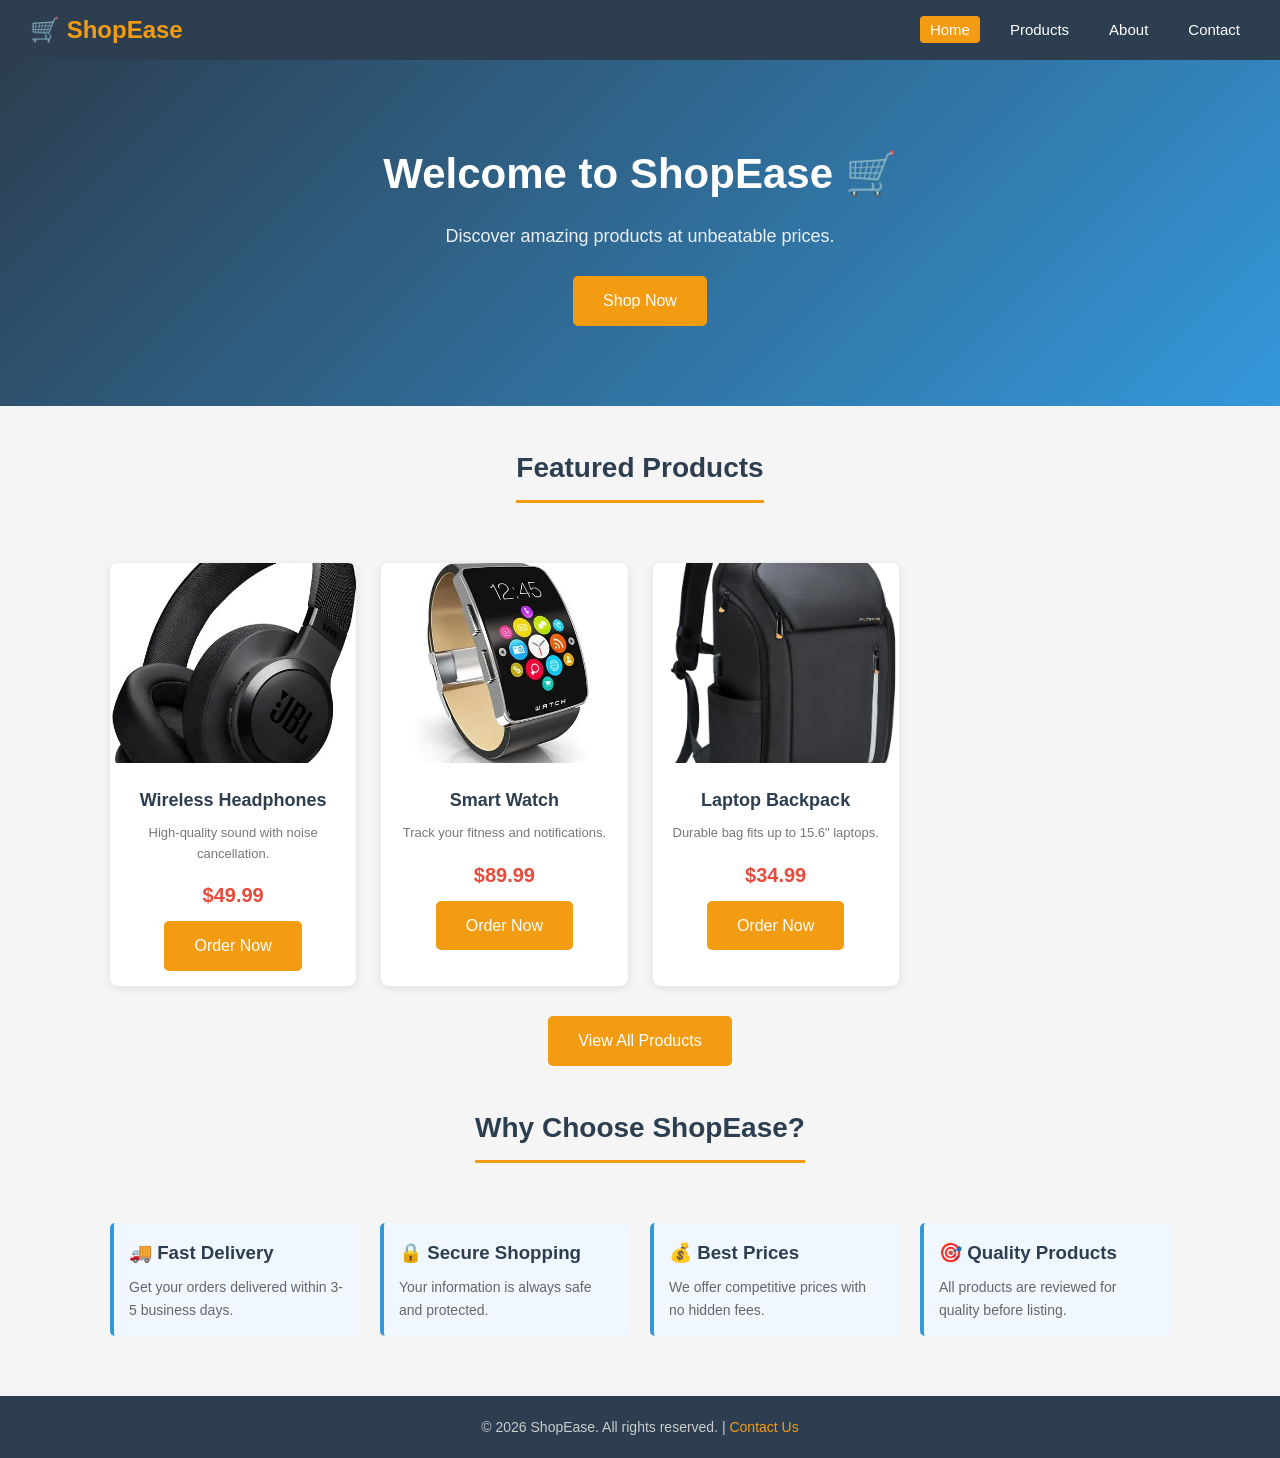
<file: index.html>
<!DOCTYPE html>
<html lang="en">
<head>
    <meta charset="UTF-8">
    <meta name="viewport" content="width=device-width, initial-scale=1.0">
    <title>ShopEase - Home</title>
    <link rel="stylesheet" href="css/style.css">
</head>
<body>

<nav>
    <a href="index.html" class="logo">🛒 ShopEase</a>
    <ul>
        <li><a href="index.html" class="active">Home</a></li>
        <li><a href="products.html">Products</a></li>
        <li><a href="about.html">About</a></li>
        <li><a href="contact.html">Contact</a></li>
    </ul>
</nav>

<section class="hero">
    <h1>Welcome to ShopEase 🛒</h1>
    <p>Discover amazing products at unbeatable prices.</p>
    <a href="products.html" class="btn">Shop Now</a>
</section>

<div class="container">
    <div class="section-title-wrapper">
        <h2 class="section-title">Featured Products</h2>
    </div>
    <div class="products-grid">

        <div class="product-card">
            <img src="images/headphones.webp" alt="Wireless Headphones">
            <div class="card-body">
                <h3>Wireless Headphones</h3>
                <p class="description">High-quality sound with noise cancellation.</p>
                <p class="price">$49.99</p>
                <a href="order.html?id=1&name=Wireless+Headphones&price=49.99" class="btn">Order Now</a>
            </div>
        </div>

        <div class="product-card">
            <img src="images/smartwatch.webp" alt="Smart Watch">
            <div class="card-body">
                <h3>Smart Watch</h3>
                <p class="description">Track your fitness and notifications.</p>
                <p class="price">$89.99</p>
                <a href="order.html?id=2&name=Smart+Watch&price=89.99" class="btn">Order Now</a>
            </div>
        </div>

        <div class="product-card">
            <img src="images/backpack.jpg" alt="Laptop Backpack">
            <div class="card-body">
                <h3>Laptop Backpack</h3>
                <p class="description">Durable bag fits up to 15.6" laptops.</p>
                <p class="price">$34.99</p>
                <a href="order.html?id=3&name=Laptop+Backpack&price=34.99" class="btn">Order Now</a>
            </div>
        </div>

    </div>
    <div style="text-align:center; margin-top:30px;">
        <a href="products.html" class="btn">View All Products</a>
    </div>
</div>

<div class="container">
    <div class="section-title-wrapper">
        <h2 class="section-title">Why Choose ShopEase?</h2>
    </div>
    <div class="about-values">
        <div class="value-card"><h3>🚚 Fast Delivery</h3><p>Get your orders delivered within 3-5 business days.</p></div>
        <div class="value-card"><h3>🔒 Secure Shopping</h3><p>Your information is always safe and protected.</p></div>
        <div class="value-card"><h3>💰 Best Prices</h3><p>We offer competitive prices with no hidden fees.</p></div>
        <div class="value-card"><h3>🎯 Quality Products</h3><p>All products are reviewed for quality before listing.</p></div>
    </div>
</div>

<footer>
    <p>&copy; 2026 ShopEase. All rights reserved. | <a href="contact.html">Contact Us</a></p>
</footer>

</body>
</html>
</file>
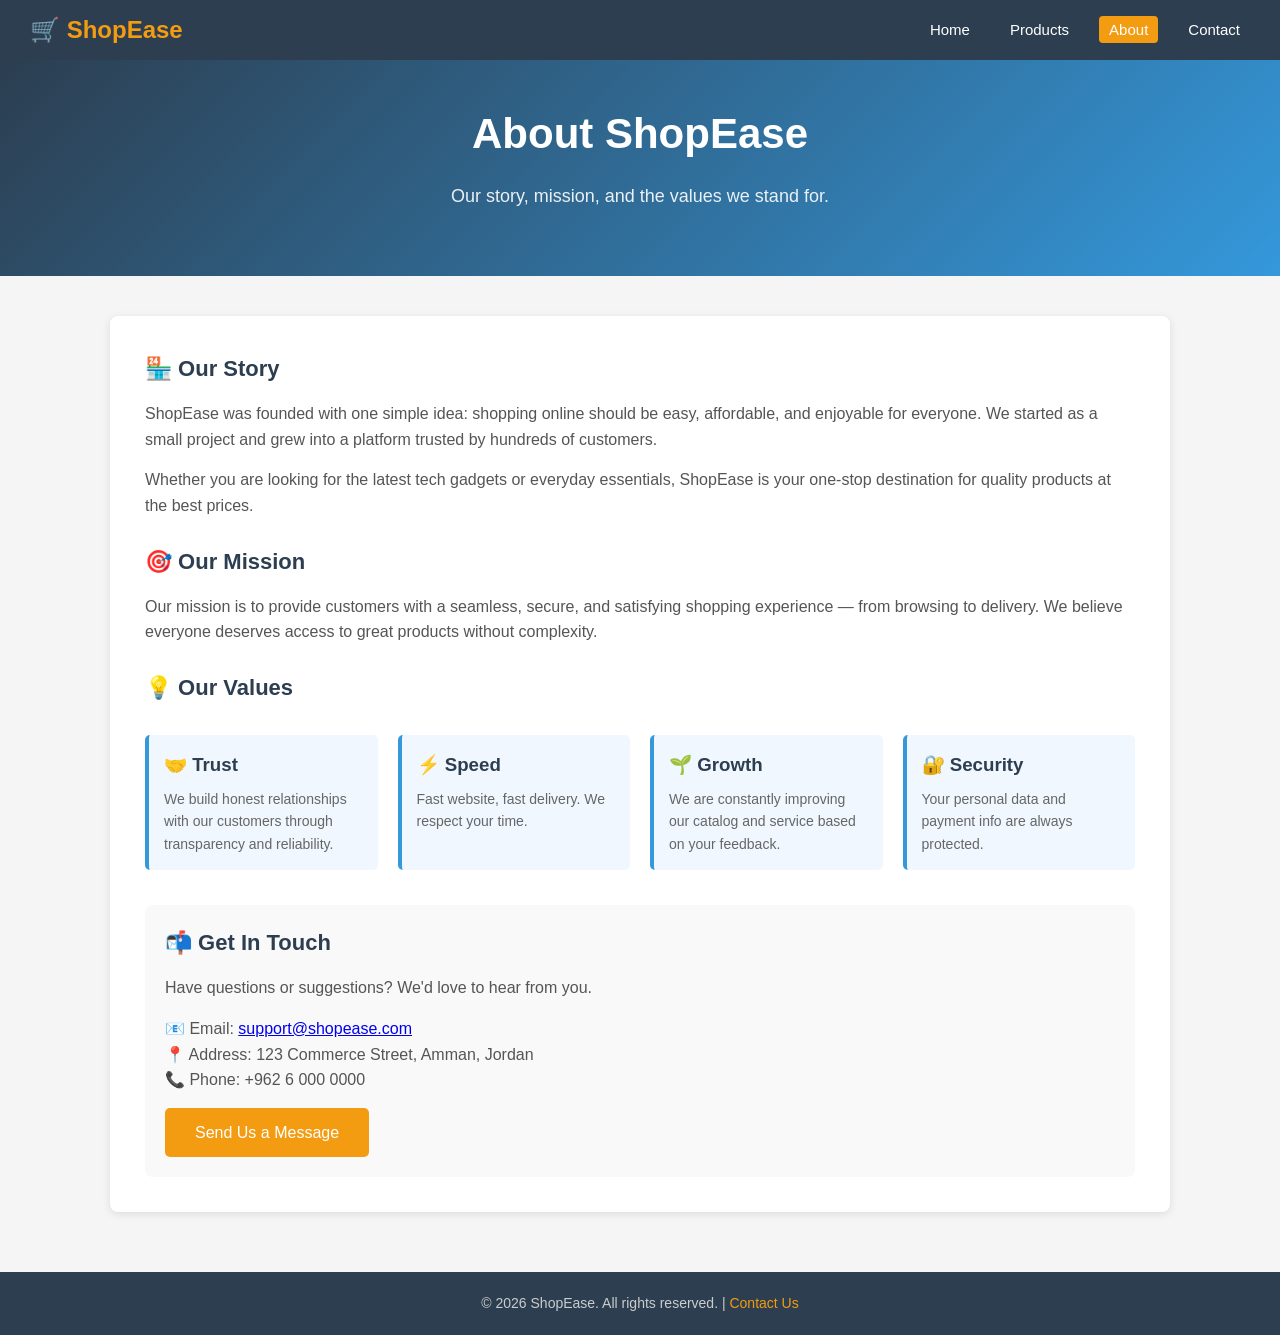
<file: about.html>
<!DOCTYPE html>
<html lang="en">
<head>
    <meta charset="UTF-8">
    <meta name="viewport" content="width=device-width, initial-scale=1.0">
    <title>ShopEase - About Us</title>
    <link rel="stylesheet" href="css/style.css">
</head>
<body>

<nav>
    <a href="index.html" class="logo">🛒 ShopEase</a>
    <ul>
        <li><a href="index.html">Home</a></li>
        <li><a href="products.html">Products</a></li>
        <li><a href="about.html" class="active">About</a></li>
        <li><a href="contact.html">Contact</a></li>
    </ul>
</nav>

<div class="hero" style="padding: 40px 20px;">
    <h1>About ShopEase</h1>
    <p>Our story, mission, and the values we stand for.</p>
</div>

<div class="container">
    <div class="about-content">

        <h2>🏪 Our Story</h2>
        <p>ShopEase was founded with one simple idea: shopping online should be easy, affordable, and enjoyable for everyone. We started as a small project and grew into a platform trusted by hundreds of customers.</p>
        <p>Whether you are looking for the latest tech gadgets or everyday essentials, ShopEase is your one-stop destination for quality products at the best prices.</p>

        <h2 style="margin-top:25px;">🎯 Our Mission</h2>
        <p>Our mission is to provide customers with a seamless, secure, and satisfying shopping experience — from browsing to delivery. We believe everyone deserves access to great products without complexity.</p>

        <h2 style="margin-top:25px;">💡 Our Values</h2>
        <div class="about-values">
            <div class="value-card"><h3>🤝 Trust</h3><p>We build honest relationships with our customers through transparency and reliability.</p></div>
            <div class="value-card"><h3>⚡ Speed</h3><p>Fast website, fast delivery. We respect your time.</p></div>
            <div class="value-card"><h3>🌱 Growth</h3><p>We are constantly improving our catalog and service based on your feedback.</p></div>
            <div class="value-card"><h3>🔐 Security</h3><p>Your personal data and payment info are always protected.</p></div>
        </div>

        <div style="margin-top:35px;padding:20px;background:#f9f9f9;border-radius:8px;">
            <h2>📬 Get In Touch</h2>
            <p style="margin-top:10px;">Have questions or suggestions? We'd love to hear from you.</p>
            <p style="margin-top:10px;">
                📧 Email: <a href="mailto:support@shopease.com">support@shopease.com</a><br>
                📍 Address: 123 Commerce Street, Amman, Jordan<br>
                📞 Phone: +962 6 000 0000
            </p>
            <div style="margin-top:15px;">
                <a href="contact.html" class="btn">Send Us a Message</a>
            </div>
        </div>

    </div>
</div>

<footer>
    <p>&copy; 2026 ShopEase. All rights reserved. | <a href="contact.html">Contact Us</a></p>
</footer>

</body>
</html>
</file>
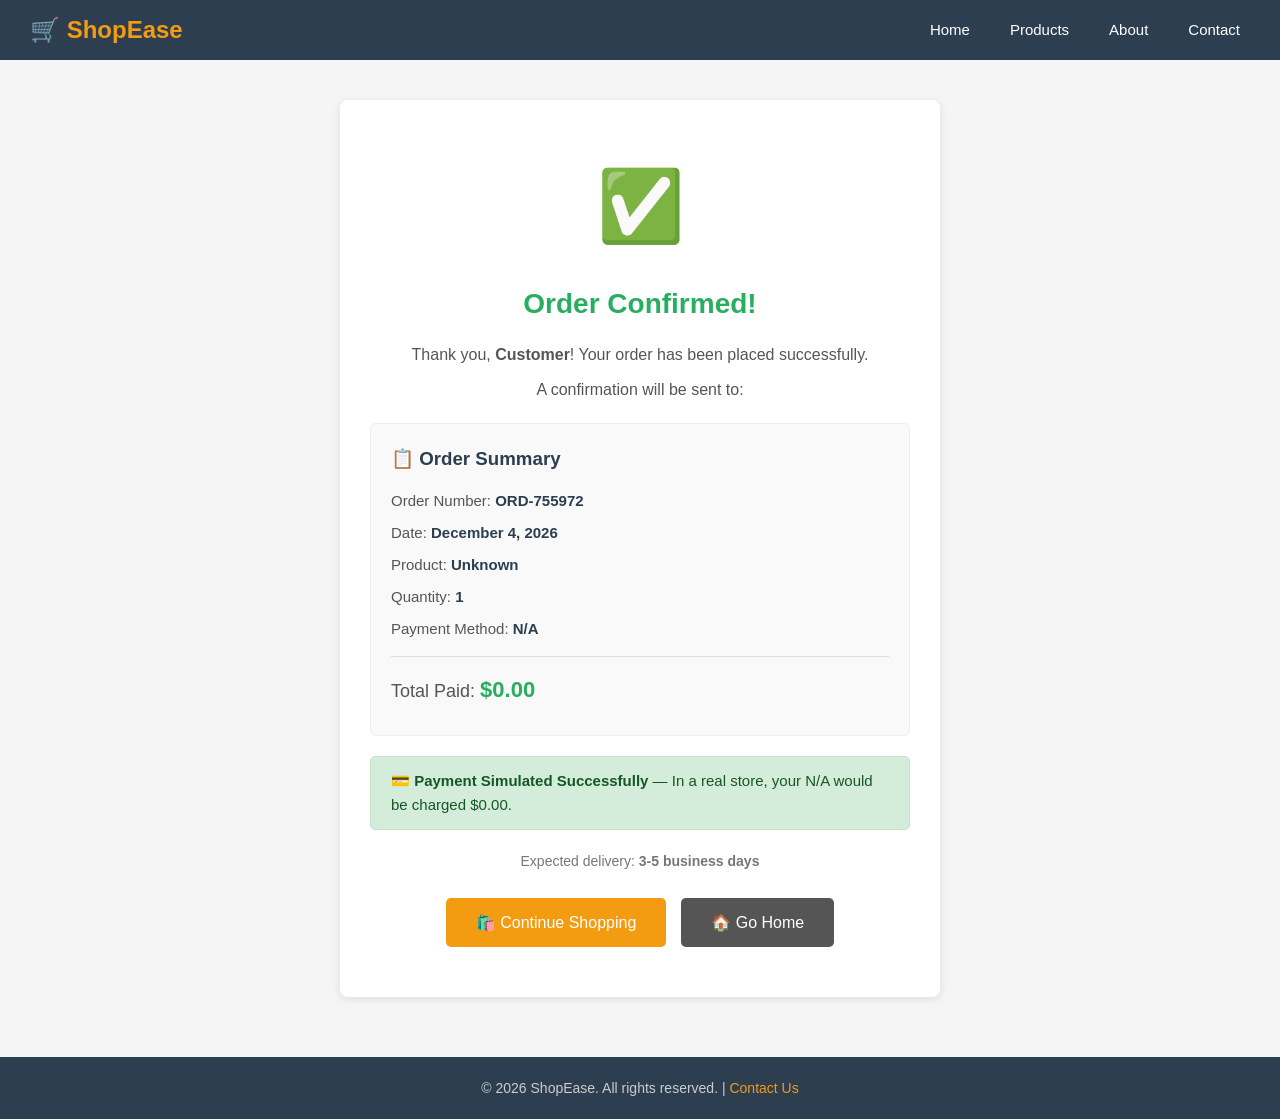
<file: confirmation.html>
<!DOCTYPE html>
<html lang="en">
<head>
    <meta charset="UTF-8">
    <meta name="viewport" content="width=device-width, initial-scale=1.0">
    <title>ShopEase - Order Confirmed</title>
    <link rel="stylesheet" href="css/style.css">
</head>
<body>

<nav>
    <a href="index.html" class="logo">🛒 ShopEase</a>
    <ul>
        <li><a href="index.html">Home</a></li>
        <li><a href="products.html">Products</a></li>
        <li><a href="about.html">About</a></li>
        <li><a href="contact.html">Contact</a></li>
    </ul>
</nav>

<div class="container" style="margin-top:40px;">
    <div class="confirmation-box">
        <div class="icon">✅</div>
        <h2>Order Confirmed!</h2>
        <p id="thank-you-msg"></p>
        <p id="email-msg"></p>

        <div class="order-summary">
            <h3 style="margin-bottom:15px;color:#2c3e50;">📋 Order Summary</h3>
            <p>Order Number: <span id="order-number"></span></p>
            <p>Date: <span id="order-date"></span></p>
            <p>Product: <span id="order-product"></span></p>
            <p>Quantity: <span id="order-qty"></span></p>
            <p>Payment Method: <span id="order-payment"></span></p>
            <hr style="margin:15px 0;border:none;border-top:1px solid #ddd;">
            <p style="font-size:18px;">Total Paid: <span id="order-total" style="color:#27ae60;font-size:22px;"></span></p>
        </div>

        <div class="alert alert-success" style="text-align:left;" id="payment-msg"></div>

        <p style="color:#777;font-size:14px;margin-top:10px;">Expected delivery: <strong>3-5 business days</strong></p>

        <div style="margin-top:25px;display:flex;gap:15px;justify-content:center;flex-wrap:wrap;">
            <a href="products.html" class="btn">🛍️ Continue Shopping</a>
            <a href="index.html" class="btn" style="background:#555;">🏠 Go Home</a>
        </div>
    </div>
</div>

<footer>
    <p>&copy; 2026 ShopEase. All rights reserved. | <a href="contact.html">Contact Us</a></p>
</footer>

<script>
    var params  = new URLSearchParams(window.location.search);
    var name    = params.get('name')    || 'Customer';
    var email   = params.get('email')   || '';
    var product = params.get('product') || 'Unknown';
    var qty     = params.get('qty')     || '1';
    var total   = params.get('total')   || '0.00';
    var payment = params.get('payment') || 'N/A';

    var orderNum  = 'ORD-' + String(Date.now()).slice(-6);
    var orderDate = new Date().toLocaleDateString('en-US', { year:'numeric', month:'long', day:'numeric' });

    document.getElementById('thank-you-msg').innerHTML  = 'Thank you, <strong>' + name + '</strong>! Your order has been placed successfully.';
    document.getElementById('email-msg').innerHTML      = 'A confirmation will be sent to: <strong>' + email + '</strong>';
    document.getElementById('order-number').textContent = orderNum;
    document.getElementById('order-date').textContent   = orderDate;
    document.getElementById('order-product').textContent = product;
    document.getElementById('order-qty').textContent    = qty;
    document.getElementById('order-payment').textContent = payment;
    document.getElementById('order-total').textContent  = '$' + total;
    document.getElementById('payment-msg').innerHTML    = '💳 <strong>Payment Simulated Successfully</strong> — In a real store, your ' + payment + ' would be charged $' + total + '.';
</script>

</body>
</html>
</file>
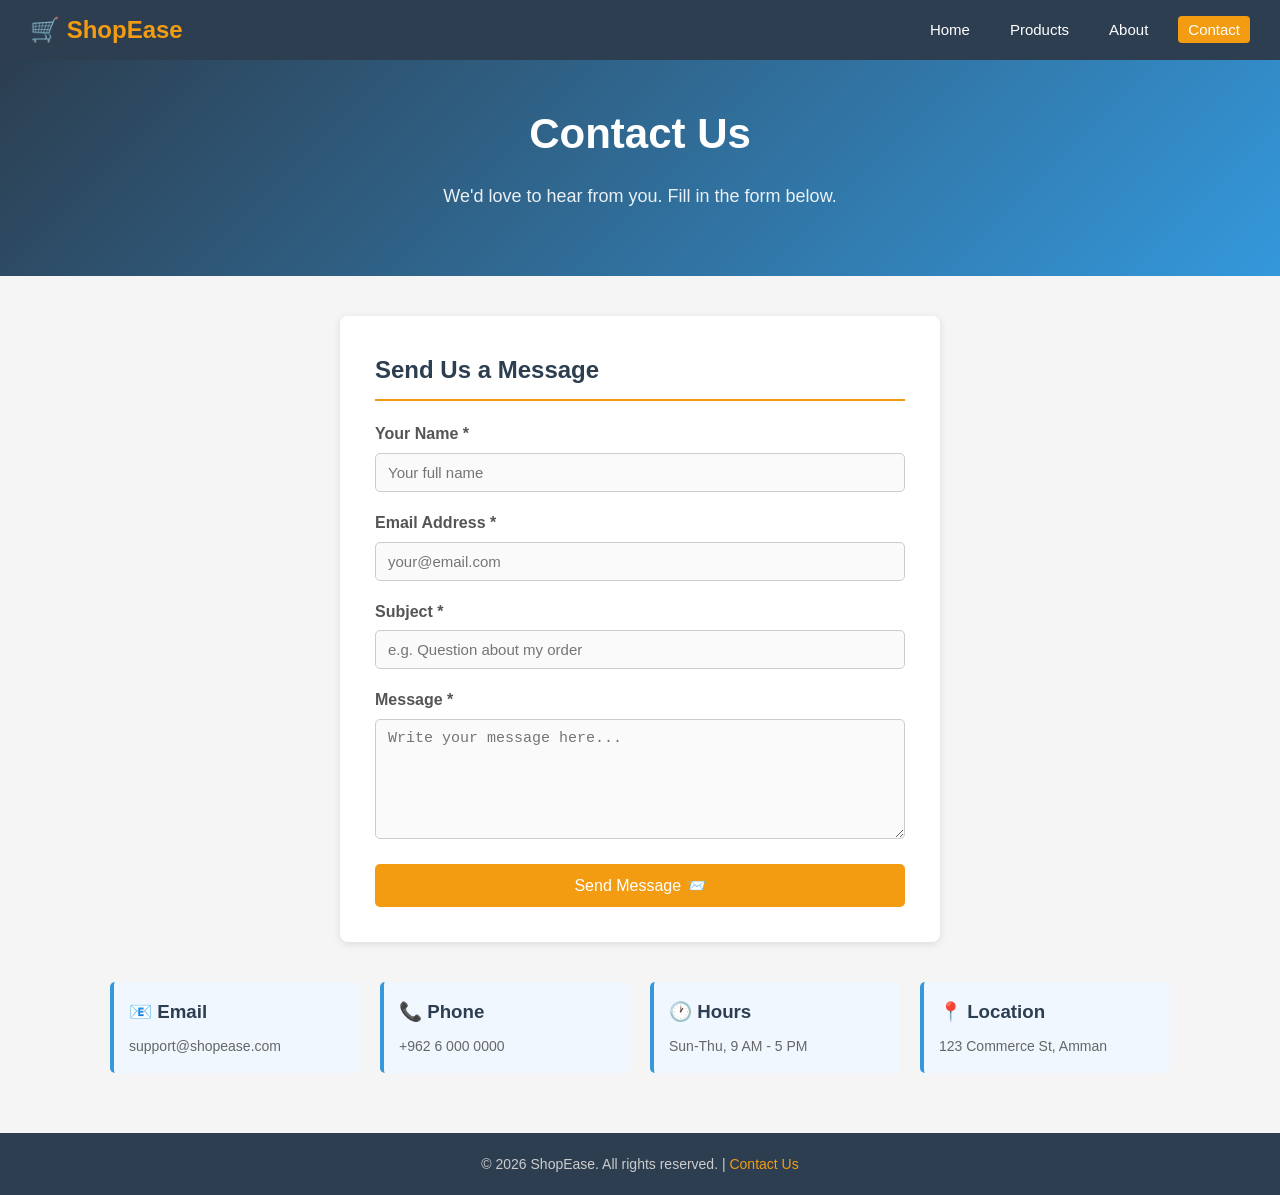
<file: contact.html>
<!DOCTYPE html>
<html lang="en">
<head>
    <meta charset="UTF-8">
    <meta name="viewport" content="width=device-width, initial-scale=1.0">
    <title>ShopEase - Contact Us</title>
    <link rel="stylesheet" href="css/style.css">
</head>
<body>

<nav>
    <a href="index.html" class="logo">🛒 ShopEase</a>
    <ul>
        <li><a href="index.html">Home</a></li>
        <li><a href="products.html">Products</a></li>
        <li><a href="about.html">About</a></li>
        <li><a href="contact.html" class="active">Contact</a></li>
    </ul>
</nav>

<div class="hero" style="padding: 40px 20px;">
    <h1>Contact Us</h1>
    <p>We'd love to hear from you. Fill in the form below.</p>
</div>

<div class="container">
    <div class="form-wrapper">

        <div id="success-box" class="alert alert-success" style="display:none;"></div>
        <div id="error-box" class="alert alert-error" style="display:none;"></div>

        <div id="form-section">
            <h2>Send Us a Message</h2>

            <div class="form-group">
                <label>Your Name *</label>
                <input type="text" id="fname" placeholder="Your full name">
            </div>

            <div class="form-group">
                <label>Email Address *</label>
                <input type="email" id="femail" placeholder="your@email.com">
            </div>

            <div class="form-group">
                <label>Subject *</label>
                <input type="text" id="subject" placeholder="e.g. Question about my order">
            </div>

            <div class="form-group">
                <label>Message *</label>
                <textarea id="message" placeholder="Write your message here..."></textarea>
            </div>

            <button class="btn" onclick="submitForm()">Send Message 📨</button>
        </div>

        <div id="after-submit" style="display:none;text-align:center;margin-top:20px;">
            <a href="contact.html" class="btn">Send Another Message</a>
            &nbsp;
            <a href="index.html" class="btn" style="background:#555;">Go Home</a>
        </div>

    </div>

    <div style="margin-top:40px;display:grid;grid-template-columns:repeat(auto-fill,minmax(200px,1fr));gap:20px;">
        <div class="value-card"><h3>📧 Email</h3><p>support@shopease.com</p></div>
        <div class="value-card"><h3>📞 Phone</h3><p>+962 6 000 0000</p></div>
        <div class="value-card"><h3>🕐 Hours</h3><p>Sun-Thu, 9 AM - 5 PM</p></div>
        <div class="value-card"><h3>📍 Location</h3><p>123 Commerce St, Amman</p></div>
    </div>
</div>

<footer>
    <p>&copy; 2026 ShopEase. All rights reserved. | <a href="contact.html">Contact Us</a></p>
</footer>

<script>
    function submitForm() {
        var fname   = document.getElementById('fname').value.trim();
        var femail  = document.getElementById('femail').value.trim();
        var subject = document.getElementById('subject').value.trim();
        var message = document.getElementById('message').value.trim();
        var errors  = [];

        if (fname === '')   errors.push('Your name is required.');
        if (femail === '')  errors.push('Your email is required.');
        if (subject === '') errors.push('Subject is required.');
        if (message === '') errors.push('Message cannot be empty.');
        if (message !== '' && message.length < 10) errors.push('Message must be at least 10 characters.');

        var emailPattern = /^[^\s@]+@[^\s@]+\.[^\s@]+$/;
        if (femail !== '' && !emailPattern.test(femail)) {
            errors.push('Please enter a valid email address.');
        }

        var errorBox   = document.getElementById('error-box');
        var successBox = document.getElementById('success-box');

        if (errors.length > 0) {
            successBox.style.display = 'none';
            errorBox.style.display = 'block';
            errorBox.innerHTML = '<strong>Please fix the following:</strong><ul style="margin-top:8px;padding-left:20px;">';
            for (var i = 0; i < errors.length; i++) {
                errorBox.innerHTML += '<li>' + errors[i] + '</li>';
            }
            errorBox.innerHTML += '</ul>';
            return;
        }

        errorBox.style.display = 'none';
        document.getElementById('form-section').style.display = 'none';
        document.getElementById('after-submit').style.display = 'block';
        successBox.style.display = 'block';
        successBox.innerHTML = '<strong>✅ Thank you, ' + fname + '!</strong><br>Your message has been received. We\'ll get back to you at <strong>' + femail + '</strong> within 24 hours.';
    }
</script>

</body>
</html>
</file>
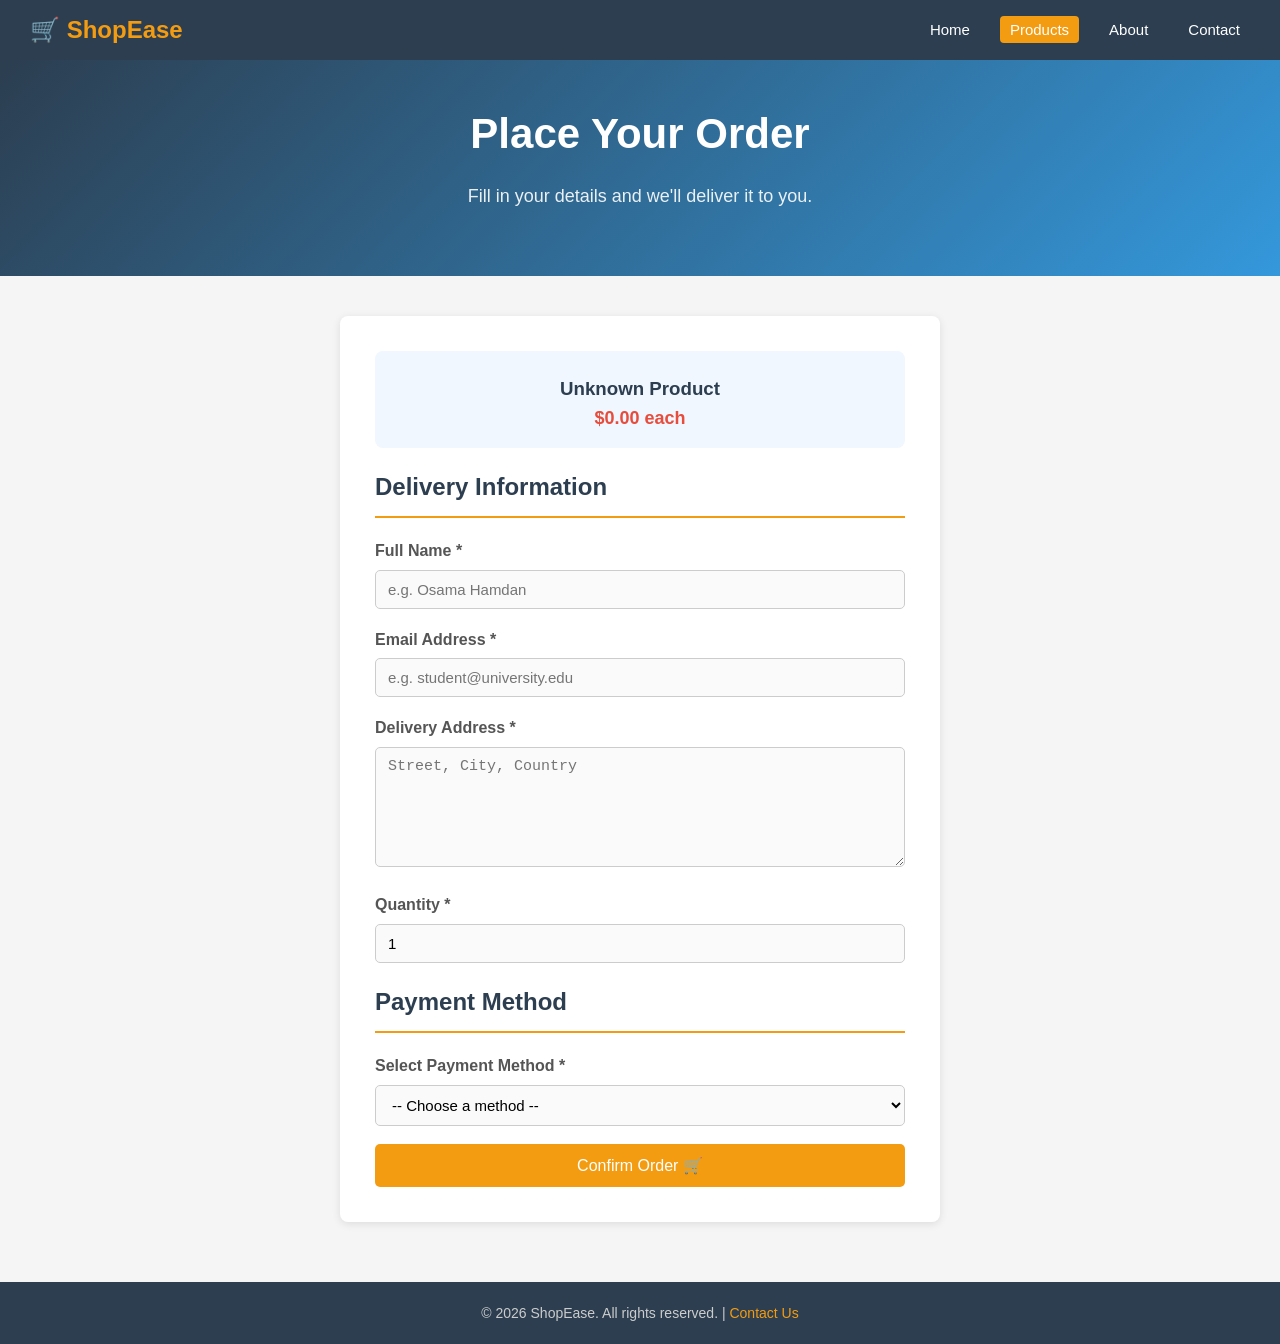
<file: order.html>
<!DOCTYPE html>
<html lang="en">
<head>
    <meta charset="UTF-8">
    <meta name="viewport" content="width=device-width, initial-scale=1.0">
    <title>ShopEase - Place Order</title>
    <link rel="stylesheet" href="css/style.css">
</head>
<body>

<nav>
    <a href="index.html" class="logo">🛒 ShopEase</a>
    <ul>
        <li><a href="index.html">Home</a></li>
        <li><a href="products.html" class="active">Products</a></li>
        <li><a href="about.html">About</a></li>
        <li><a href="contact.html">Contact</a></li>
    </ul>
</nav>

<div class="hero" style="padding: 40px 20px;">
    <h1>Place Your Order</h1>
    <p>Fill in your details and we'll deliver it to you.</p>
</div>

<div class="container">
    <div class="form-wrapper">

        <div id="product-info" style="text-align:center;margin-bottom:20px;padding:15px;background:#f0f7ff;border-radius:8px;">
        </div>

        <div id="error-box" class="alert alert-error" style="display:none;"></div>

        <form id="order-form">
            <h2>Delivery Information</h2>

            <div class="form-group">
                <label>Full Name *</label>
                <input type="text" id="name" placeholder="e.g. Osama Hamdan" required>
            </div>

            <div class="form-group">
                <label>Email Address *</label>
                <input type="email" id="email" placeholder="e.g. student@university.edu" required>
            </div>

            <div class="form-group">
                <label>Delivery Address *</label>
                <textarea id="address" placeholder="Street, City, Country" required></textarea>
            </div>

            <div class="form-group">
                <label>Quantity *</label>
                <input type="number" id="quantity" min="1" max="20" value="1" required>
            </div>

            <h2 style="margin-top:20px;">Payment Method</h2>

            <div class="form-group">
                <label>Select Payment Method *</label>
                <select id="payment" required>
                    <option value="">-- Choose a method --</option>
                    <option value="Credit Card">Credit Card</option>
                    <option value="PayPal">PayPal</option>
                    <option value="Cash on Delivery">Cash on Delivery</option>
                </select>
            </div>

            <button type="submit" class="btn">Confirm Order 🛒</button>
        </form>
    </div>
</div>

<footer>
    <p>&copy; 2026 ShopEase. All rights reserved. | <a href="contact.html">Contact Us</a></p>
</footer>

<script>
    var params = new URLSearchParams(window.location.search);
    var productName  = params.get('name')  || 'Unknown Product';
    var productPrice = parseFloat(params.get('price')) || 0;

    document.getElementById('product-info').innerHTML =
        '<h3 style="color:#2c3e50;margin-top:8px;">' + productName + '</h3>' +
        '<p style="color:#e74c3c;font-weight:bold;font-size:18px;">$' + productPrice.toFixed(2) + ' each</p>';

    document.getElementById('order-form').addEventListener('submit', function(e) {
        e.preventDefault();

        var name     = document.getElementById('name').value.trim();
        var email    = document.getElementById('email').value.trim();
        var address  = document.getElementById('address').value.trim();
        var qty      = parseInt(document.getElementById('quantity').value);
        var payment  = document.getElementById('payment').value;
        var errors   = [];

        if (name === '')    errors.push('Full name is required.');
        if (email === '')   errors.push('Email address is required.');
        if (address === '') errors.push('Delivery address is required.');
        if (qty < 1 || qty > 20) errors.push('Quantity must be between 1 and 20.');
        if (payment === '') errors.push('Please select a payment method.');

        var emailPattern = /^[^\s@]+@[^\s@]+\.[^\s@]+$/;
        if (email !== '' && !emailPattern.test(email)) {
            errors.push('Please enter a valid email address.');
        }

        var errorBox = document.getElementById('error-box');
        if (errors.length > 0) {
            errorBox.style.display = 'block';
            errorBox.innerHTML = '<strong>Please fix the following:</strong><ul style="margin-top:8px;padding-left:20px;">';
            for (var i = 0; i < errors.length; i++) {
                errorBox.innerHTML += '<li>' + errors[i] + '</li>';
            }
            errorBox.innerHTML += '</ul>';
            return;
        }

        errorBox.style.display = 'none';

        var total = (productPrice * qty).toFixed(2);

        var query = 'name='    + encodeURIComponent(name)
                  + '&email='   + encodeURIComponent(email)
                  + '&product=' + encodeURIComponent(productName)
                  + '&qty='     + qty
                  + '&total='   + total
                  + '&payment=' + encodeURIComponent(payment);

        window.location.href = 'confirmation.html?' + query;
    });
</script>

</body>
</html>
</file>
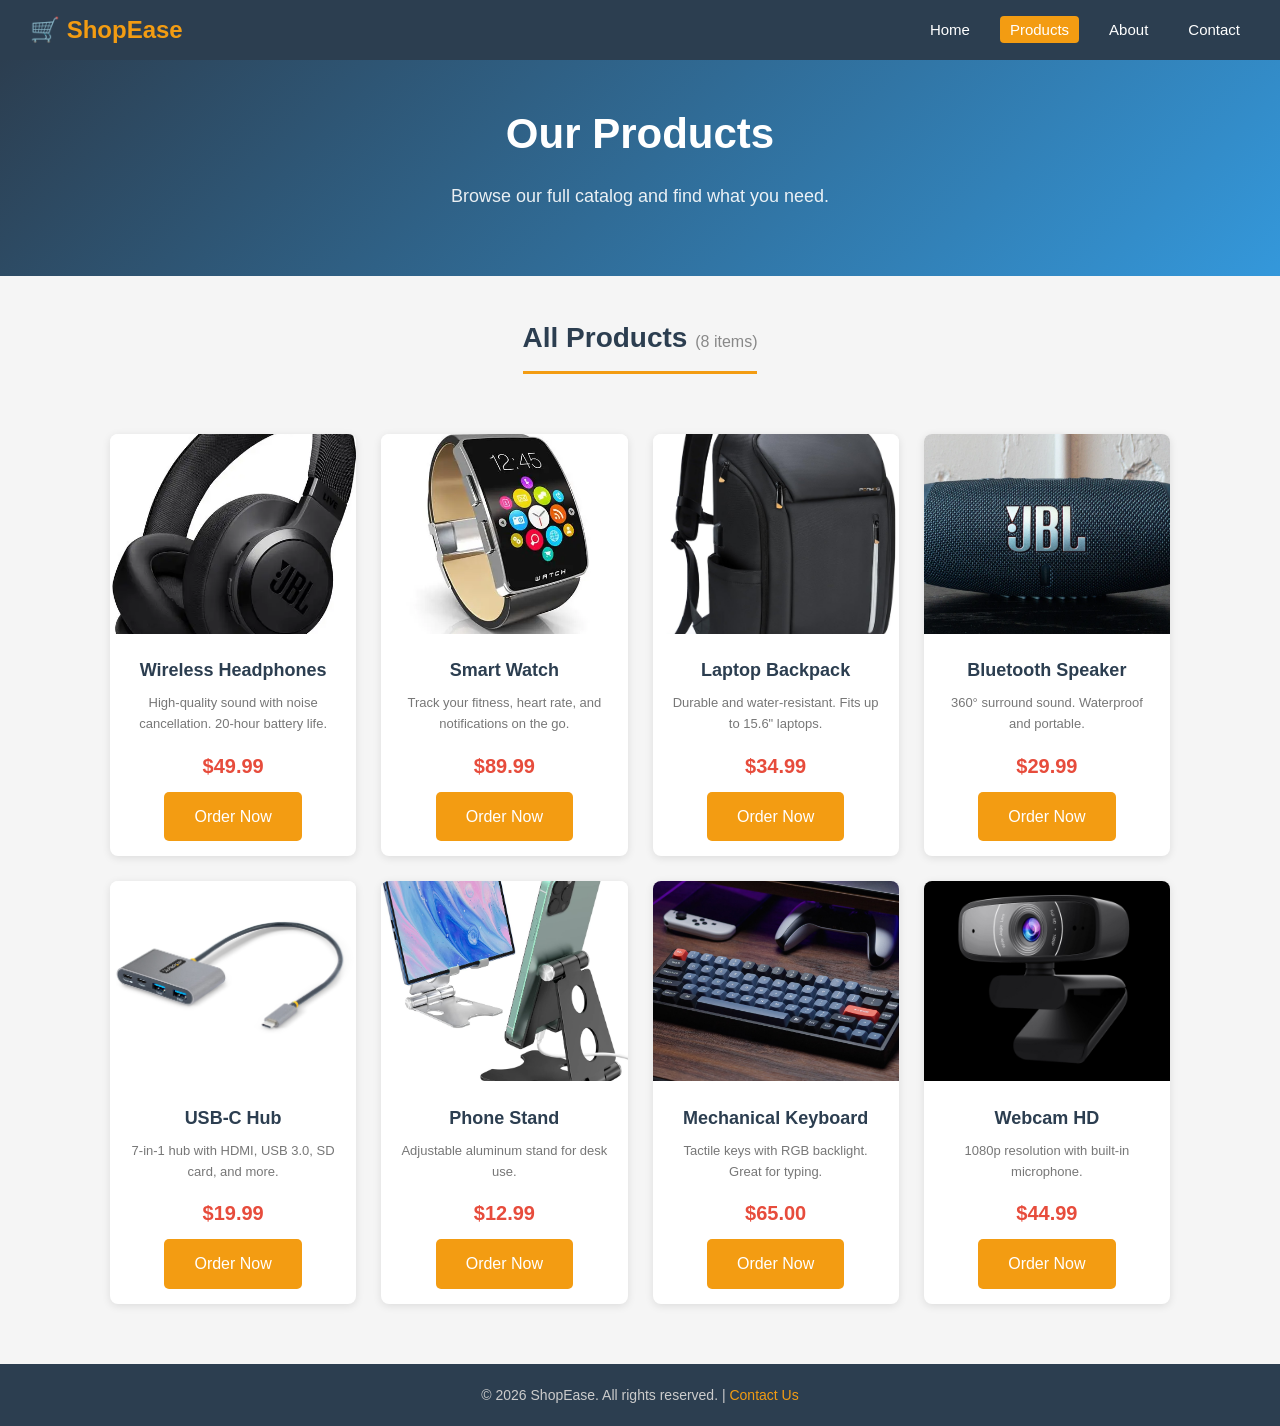
<file: products.html>
<!DOCTYPE html>
<html lang="en">
<head>
    <meta charset="UTF-8">
    <meta name="viewport" content="width=device-width, initial-scale=1.0">
    <title>ShopEase - Products</title>
    <link rel="stylesheet" href="css/style.css">
</head>
<body>

<nav>
    <a href="index.html" class="logo">🛒 ShopEase</a>
    <ul>
        <li><a href="index.html">Home</a></li>
        <li><a href="products.html" class="active">Products</a></li>
        <li><a href="about.html">About</a></li>
        <li><a href="contact.html">Contact</a></li>
    </ul>
</nav>

<div class="hero" style="padding: 40px 20px;">
    <h1>Our Products</h1>
    <p>Browse our full catalog and find what you need.</p>
</div>

<div class="container">
    <div class="section-title-wrapper">
        <h2 class="section-title">All Products <span style="font-size:16px;color:#888;font-weight:normal;">(8 items)</span></h2>
    </div>
    <div class="products-grid">

        <div class="product-card">
            <img src="images/headphones.webp" alt="Wireless Headphones">
            <div class="card-body">
                <h3>Wireless Headphones</h3>
                <p class="description">High-quality sound with noise cancellation. 20-hour battery life.</p>
                <p class="price">$49.99</p>
                <a href="order.html?id=1&name=Wireless+Headphones&price=49.99" class="btn">Order Now</a>
            </div>
        </div>

        <div class="product-card">
            <img src="images/smartwatch.webp" alt="Smart Watch">
            <div class="card-body">
                <h3>Smart Watch</h3>
                <p class="description">Track your fitness, heart rate, and notifications on the go.</p>
                <p class="price">$89.99</p>
                <a href="order.html?id=2&name=Smart+Watch&price=89.99" class="btn">Order Now</a>
            </div>
        </div>

        <div class="product-card">
            <img src="images/backpack.jpg" alt="Laptop Backpack">
            <div class="card-body">
                <h3>Laptop Backpack</h3>
                <p class="description">Durable and water-resistant. Fits up to 15.6" laptops.</p>
                <p class="price">$34.99</p>
                <a href="order.html?id=3&name=Laptop+Backpack&price=34.99" class="btn">Order Now</a>
            </div>
        </div>

        <div class="product-card">
            <img src="images/speaker.webp" alt="Bluetooth Speaker">
            <div class="card-body">
                <h3>Bluetooth Speaker</h3>
                <p class="description">360° surround sound. Waterproof and portable.</p>
                <p class="price">$29.99</p>
                <a href="order.html?id=4&name=Bluetooth+Speaker&price=29.99" class="btn">Order Now</a>
            </div>
        </div>

        <div class="product-card">
            <img src="images/usbhub.jpg" alt="USB-C Hub">
            <div class="card-body">
                <h3>USB-C Hub</h3>
                <p class="description">7-in-1 hub with HDMI, USB 3.0, SD card, and more.</p>
                <p class="price">$19.99</p>
                <a href="order.html?id=5&name=USB-C+Hub&price=19.99" class="btn">Order Now</a>
            </div>
        </div>

        <div class="product-card">
            <img src="images/phonestand.jpg" alt="Phone Stand">
            <div class="card-body">
                <h3>Phone Stand</h3>
                <p class="description">Adjustable aluminum stand for desk use.</p>
                <p class="price">$12.99</p>
                <a href="order.html?id=6&name=Phone+Stand&price=12.99" class="btn">Order Now</a>
            </div>
        </div>

        <div class="product-card">
            <img src="images/keyboard.jpg" alt="Mechanical Keyboard">
            <div class="card-body">
                <h3>Mechanical Keyboard</h3>
                <p class="description">Tactile keys with RGB backlight. Great for typing.</p>
                <p class="price">$65.00</p>
                <a href="order.html?id=7&name=Mechanical+Keyboard&price=65.00" class="btn">Order Now</a>
            </div>
        </div>

        <div class="product-card">
            <img src="images/webcam.png" alt="Webcam HD">
            <div class="card-body">
                <h3>Webcam HD</h3>
                <p class="description">1080p resolution with built-in microphone.</p>
                <p class="price">$44.99</p>
                <a href="order.html?id=8&name=Webcam+HD&price=44.99" class="btn">Order Now</a>
            </div>
        </div>

    </div>
</div>

<footer>
    <p>&copy; 2026 ShopEase. All rights reserved. | <a href="contact.html">Contact Us</a></p>
</footer>

</body>
</html>
</file>
<file: css/style.css>
* { margin: 0; padding: 0; box-sizing: border-box; }

body { font-family: Arial, sans-serif; background-color: #f5f5f5; color: #333; line-height: 1.6; }

nav { background-color: #2c3e50; padding: 0 30px; display: flex; align-items: center; justify-content: space-between; height: 60px; }
nav .logo { color: #f39c12; font-size: 24px; font-weight: bold; text-decoration: none; }
nav ul { list-style: none; display: flex; gap: 20px; }
nav ul li a { color: #ffffff; text-decoration: none; font-size: 15px; padding: 5px 10px; border-radius: 4px; transition: background 0.3s; }
nav ul li a:hover, nav ul li a.active { background-color: #f39c12; color: #fff; }

.hero { background: linear-gradient(135deg, #2c3e50, #3498db); color: white; text-align: center; padding: 80px 20px; }
.hero h1 { font-size: 42px; margin-bottom: 15px; }
.hero p { font-size: 18px; margin-bottom: 25px; opacity: 0.9; }

.btn { display: inline-block; background-color: #f39c12; color: white; padding: 12px 30px; text-decoration: none; border-radius: 5px; font-size: 16px; border: none; cursor: pointer; transition: background 0.3s; }
.btn:hover { background-color: #e67e22; }

.container { max-width: 1100px; margin: 40px auto; padding: 0 20px; }
.section-title { text-align: center; font-size: 28px; margin-bottom: 30px; color: #2c3e50; border-bottom: 3px solid #f39c12; padding-bottom: 10px; display: inline-block; }
.section-title-wrapper { text-align: center; margin-bottom: 30px; }

.products-grid { display: grid; grid-template-columns: repeat(auto-fill, minmax(240px, 1fr)); gap: 25px; }
.product-card { background: white; border-radius: 8px; box-shadow: 0 2px 8px rgba(0,0,0,0.1); overflow: hidden; text-align: center; transition: transform 0.2s; }
.product-card:hover { transform: translateY(-4px); }
.product-card img { width: 100%; height: 200px; object-fit: cover; }
.product-card .no-image { width: 100%; height: 200px; background-color: #e0e0e0; display: flex; align-items: center; justify-content: center; font-size: 40px; }
.product-card .card-body { padding: 15px; }
.product-card h3 { font-size: 18px; margin-bottom: 8px; color: #2c3e50; }
.product-card .price { color: #e74c3c; font-size: 20px; font-weight: bold; margin-bottom: 10px; }
.product-card p.description { font-size: 13px; color: #777; margin-bottom: 15px; }

.form-wrapper { background: white; padding: 35px; border-radius: 8px; box-shadow: 0 2px 8px rgba(0,0,0,0.1); max-width: 600px; margin: 0 auto; }
.form-wrapper h2 { margin-bottom: 20px; color: #2c3e50; border-bottom: 2px solid #f39c12; padding-bottom: 10px; }
.form-group { margin-bottom: 18px; }
.form-group label { display: block; margin-bottom: 6px; font-weight: bold; color: #555; }
.form-group input, .form-group select, .form-group textarea { width: 100%; padding: 10px 12px; border: 1px solid #ccc; border-radius: 5px; font-size: 15px; background: #fafafa; }
.form-group input:focus, .form-group select:focus, .form-group textarea:focus { outline: none; border-color: #3498db; background: #fff; }
.form-group textarea { height: 120px; resize: vertical; }
.form-wrapper .btn { width: 100%; font-size: 16px; padding: 12px; }

.confirmation-box { background: white; border-radius: 8px; box-shadow: 0 2px 8px rgba(0,0,0,0.1); padding: 50px 30px; text-align: center; max-width: 600px; margin: 0 auto; }
.confirmation-box .icon { font-size: 70px; margin-bottom: 20px; }
.confirmation-box h2 { color: #27ae60; font-size: 28px; margin-bottom: 15px; }
.confirmation-box p { font-size: 16px; color: #555; margin-bottom: 10px; }
.order-summary { background: #f9f9f9; border: 1px solid #eee; border-radius: 6px; padding: 20px; margin: 20px 0; text-align: left; }
.order-summary p { margin-bottom: 8px; font-size: 15px; }
.order-summary span { font-weight: bold; color: #2c3e50; }

.about-content { background: white; padding: 35px; border-radius: 8px; box-shadow: 0 2px 8px rgba(0,0,0,0.1); }
.about-content h2 { color: #2c3e50; margin-bottom: 15px; font-size: 22px; }
.about-content p { color: #555; margin-bottom: 15px; }
.about-values { display: grid; grid-template-columns: repeat(auto-fill, minmax(200px, 1fr)); gap: 20px; margin-top: 30px; }
.value-card { background: #f0f7ff; border-left: 4px solid #3498db; padding: 15px; border-radius: 5px; }
.value-card h3 { color: #2c3e50; margin-bottom: 8px; }
.value-card p { font-size: 14px; color: #666; margin: 0; }

.alert { padding: 12px 20px; border-radius: 5px; margin-bottom: 20px; font-size: 15px; }
.alert-success { background-color: #d4edda; color: #155724; border: 1px solid #c3e6cb; }
.alert-error { background-color: #f8d7da; color: #721c24; border: 1px solid #f5c6cb; }

footer { background-color: #2c3e50; color: #ccc; text-align: center; padding: 20px; margin-top: 60px; font-size: 14px; }
footer a { color: #f39c12; text-decoration: none; }
footer a:hover { text-decoration: underline; }
</file>
